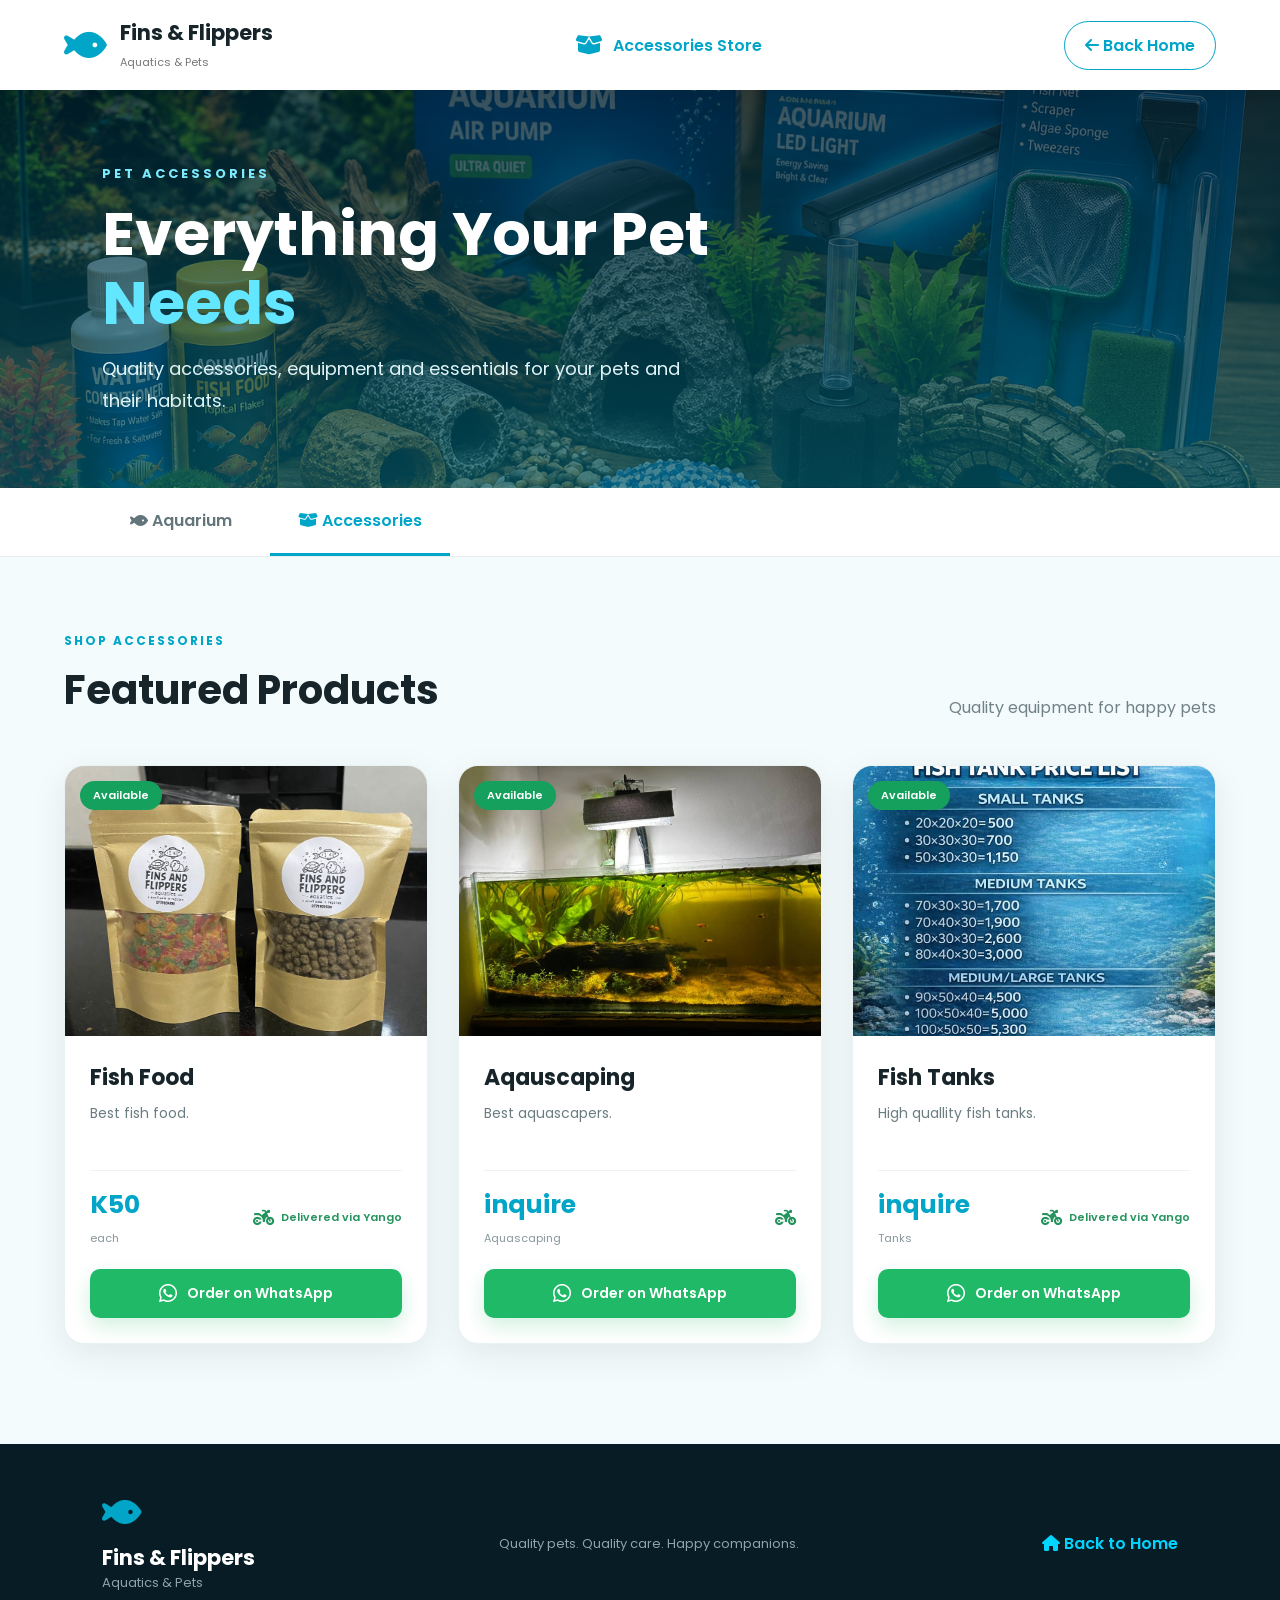
<file: accessories.html>
<!DOCTYPE html>
<html lang="en">

<head>

<meta charset="UTF-8">

<meta name="viewport"
content="width=device-width, initial-scale=1.0">

<title>Accessories | Fins & Flippers</title>

<link rel="preconnect" href="https://fonts.googleapis.com">

<link rel="preconnect"
href="https://fonts.gstatic.com"
crossorigin>

<link href="https://fonts.googleapis.com/css2?family=Poppins:wght@300;400;500;600;700;800&display=swap"
rel="stylesheet">

<link rel="stylesheet"
href="https://cdnjs.cloudflare.com/ajax/libs/font-awesome/6.7.2/css/all.min.css">

<link rel="stylesheet" href="shop.css">

</head>


<body>


<header class="store-header">

<div class="store-logo">

<a href="index.html">

<i class="fa-solid fa-fish"></i>

<div>

<h2>Fins & Flippers</h2>

<span>Aquatics & Pets</span>

</div>

</a>

</div>


<div class="store-title">

<i class="fa-solid fa-box-open"></i>

<span>Accessories Store</span>

</div>


<a href="index.html" class="back-home">

<i class="fa-solid fa-arrow-left"></i>

Back Home

</a>

</header>



<section class="shop-hero accessories-hero">

<div>

<span class="shop-label">
PET ACCESSORIES
</span>

<h1>
Everything Your Pet
<span>Needs</span>
</h1>

<p>
Quality accessories, equipment and essentials
for your pets and their habitats.
</p>

</div>

</section>



<div class="shop-navigation">

<a href="aquarium.html">

<i class="fa-solid fa-fish"></i>

Aquarium

</a>

<a href="accessories.html" class="active">

<i class="fa-solid fa-box-open"></i>

Accessories

</a>

</div>



<main class="products-container">

<div class="products-heading">

<div>

<span>SHOP ACCESSORIES</span>

<h2>Featured Products</h2>

</div>

<p>
Quality equipment for happy pets
</p>

</div>



<div class="product-grid">


<!-- ACCESSORY 1 -->

<div class="product-card">

<div class="product-image">

<img src="images/fish food.jpeg" alt="Aquarium Filter">

<span class="stock">
Available
</span>

</div>

<div class="product-info">

<h3>Fish Food</h3>

<p class="description">
Best fish food.
</p>

<div class="product-bottom">

<div>

<strong>K50</strong>

<span>each</span>

</div>

<div class="delivery">

<i class="fa-solid fa-motorcycle"></i>

Delivered via Yango

</div>

</div>

<a class="whatsapp-button"
href="https://wa.me/260779179303?text=Hello%20Fins%20%26%20Flippers%2C%20I%20am%20interested%20in%20the%20fish%20food."
target="_blank">

<i class="fa-brands fa-whatsapp"></i>

Order on WhatsApp

</a>

</div>

</div>



<!-- ACCESSORY 2 -->

<div class="product-card">

<div class="product-image">

<img src="images/tank.jpeg" alt="Aquarium Light">

<span class="stock">
Available
</span>

</div>

<div class="product-info">

<h3>Aqauscaping</h3>

<p class="description">
Best aquascapers.
</p>

<div class="product-bottom">

<div>

<strong>inquire</strong>

<span>Aquascaping</span>

</div>

<div class="delivery">

<i class="fa-solid fa-motorcycle"></i>


</div>

</div>

<a class="whatsapp-button"
href="https://wa.me/260779179303?text=Hello%20Fins%20%26%20Flippers%2C%20I%20am%20interested%20in%20your%20Aquascaping%20services."
target="_blank">

<i class="fa-brands fa-whatsapp"></i>

Order on WhatsApp

</a>

</div>

</div>



<!-- ACCESSORY 3 -->

<div class="product-card">

<div class="product-image">

<img src="images/tanks.jpeg" alt="Fish Food">

<span class="stock">
Available
</span>

</div>

<div class="product-info">

<h3>Fish Tanks</h3>

<p class="description">
High quallity fish tanks.
</p>

<div class="product-bottom">

<div>

<strong>inquire</strong>

<span>Tanks</span>

</div>

<div class="delivery">

<i class="fa-solid fa-motorcycle"></i>

Delivered via Yango

</div>

</div>

<a class="whatsapp-button"
href="https://wa.me/260779179303?text=Hello%20Fins%20%26%20Flippers%2C%20I%20am%20interested%20in%20the%20Fish%20tanks."
target="_blank">

<i class="fa-brands fa-whatsapp"></i>

Order on WhatsApp

</a>

</div>

</div>








</div>

</main>



<footer class="shop-footer">

<div>

<i class="fa-solid fa-fish"></i>

<h2>Fins & Flippers</h2>

<p>Aquatics & Pets</p>

</div>

<p>
Quality pets. Quality care. Happy companions.
</p>

<a href="index.html">

<i class="fa-solid fa-house"></i>

Back to Home

</a>

</footer>


</body>

</html>
</file>
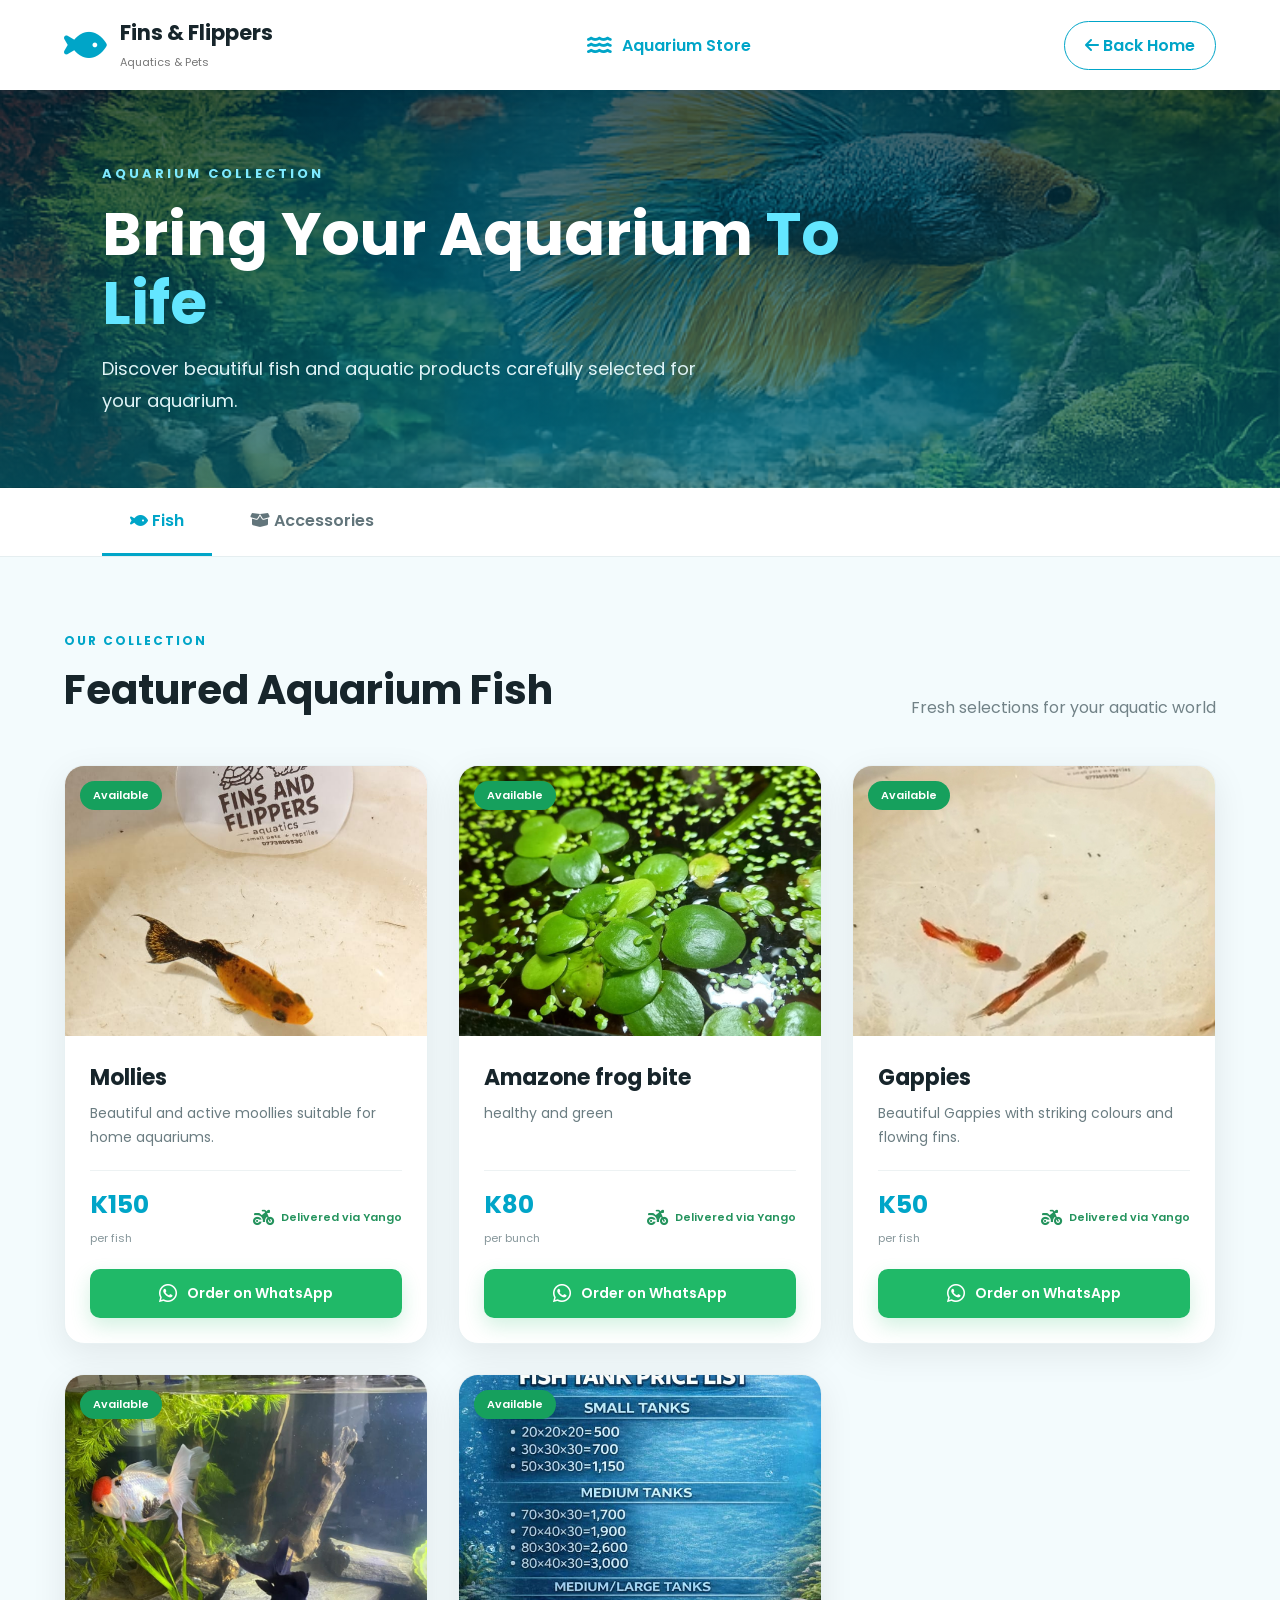
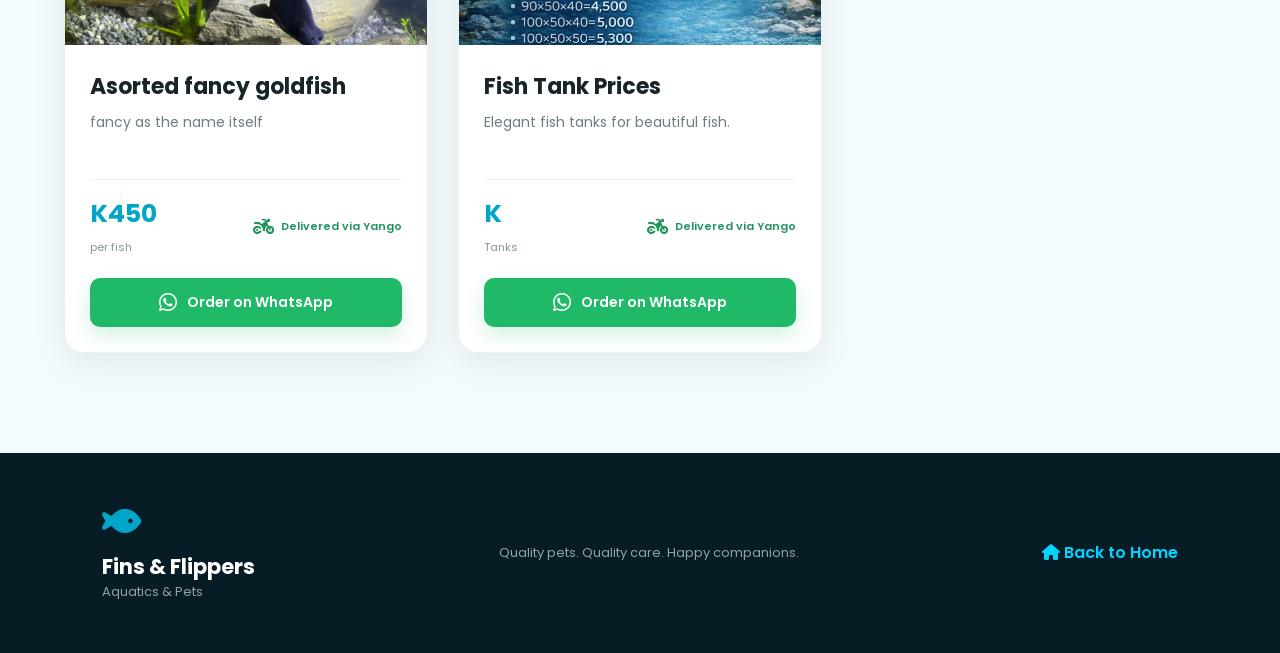
<file: aquarium.html>
<!DOCTYPE html>
<html lang="en">

<head>

<meta charset="UTF-8">

<meta name="viewport"
content="width=device-width, initial-scale=1.0">

<title>Aquarium | Fins & Flippers</title>

<link rel="preconnect" href="https://fonts.googleapis.com">

<link rel="preconnect"
href="https://fonts.gstatic.com"
crossorigin>

<link href="https://fonts.googleapis.com/css2?family=Poppins:wght@300;400;500;600;700;800&display=swap"
rel="stylesheet">

<link rel="stylesheet"
href="https://cdnjs.cloudflare.com/ajax/libs/font-awesome/6.7.2/css/all.min.css">

<link rel="stylesheet" href="shop.css">

</head>


<body>


<!-- ================= STORE HEADER ================= -->

<header class="store-header">

<div class="store-logo">

<a href="index.html">

<i class="fa-solid fa-fish"></i>

<div>

<h2>Fins & Flippers</h2>

<span>Aquatics & Pets</span>

</div>

</a>

</div>


<div class="store-title">

<i class="fa-solid fa-water"></i>

<span>Aquarium Store</span>

</div>


<a href="index.html" class="back-home">

<i class="fa-solid fa-arrow-left"></i>

Back Home

</a>

</header>



<!-- ================= STORE HERO ================= -->

<section class="shop-hero">

<div>

<span class="shop-label">
AQUARIUM COLLECTION
</span>

<h1>
Bring Your Aquarium
<span>To Life</span>
</h1>

<p>
Discover beautiful fish and aquatic products
carefully selected for your aquarium.
</p>

</div>

</section>



<!-- ================= SHOP NAVIGATION ================= -->

<div class="shop-navigation">

<a href="aquarium.html" class="active">
<i class="fa-solid fa-fish"></i>
Fish
</a>

<a href="accessories.html">
<i class="fa-solid fa-box-open"></i>
Accessories
</a>

</div>



<!-- ================= PRODUCTS ================= -->

<main class="products-container">

<div class="products-heading">

<div>

<span>OUR COLLECTION</span>

<h2>Featured Aquarium Fish</h2>

</div>

<p>
Fresh selections for your aquatic world
</p>

</div>


<div class="product-grid">


<!-- PRODUCT 1 -->

<div class="product-card">

<div class="product-image">

<img src="images/mollies.jpeg" alt="Mollies">

<span class="stock">
Available
</span>

</div>

<div class="product-info">

<h3>Mollies</h3>

<p class="description">
Beautiful and active moollies suitable
for home aquariums.
</p>

<div class="product-bottom">

<div>

<strong>K150</strong>

<span>per fish</span>

</div>

<div class="delivery">

<i class="fa-solid fa-motorcycle"></i>

Delivered via Yango

</div>

</div>


<a class="whatsapp-button"
href="https://wa.me/260779179303?text=Hello%20Fins%20%26%20Flippers%2C%20I%20am%20interested%20in%20the%20Mollies."
target="_blank">

<i class="fa-brands fa-whatsapp"></i>

Order on WhatsApp

</a>

</div>

</div>



<!-- PRODUCT 2 -->

<div class="product-card">

<div class="product-image">

<img src="images/frog bite.jpeg" alt="frog bite">

<span class="stock">
Available
</span>

</div>

<div class="product-info">

<h3>Amazone frog bite</h3>

<p class="description">
healthy and green
</p>

<div class="product-bottom">

<div>

<strong>K80</strong>

<span>per bunch</span>

</div>

<div class="delivery">

<i class="fa-solid fa-motorcycle"></i>

Delivered via Yango

</div>

</div>


<a class="whatsapp-button"
href="https://wa.me/260779179303?text=Hello%20Fins%20%26%20Flippers%2C%20I%20am%20interested%20in%20the%20Amazon%20Frog%20Bite."
target="_blank">

<i class="fa-brands fa-whatsapp"></i>

Order on WhatsApp

</a>

</div>

</div>



<!-- PRODUCT 3 -->

<div class="product-card">

<div class="product-image">

<img src="images/gappies.jpeg" alt="Gappies">

<span class="stock">
Available
</span>

</div>

<div class="product-info">

<h3>Gappies</h3>

<p class="description">
Beautiful Gappies with striking
colours and flowing fins.
</p>

<div class="product-bottom">

<div>

<strong>K50</strong>

<span>per fish</span>

</div>

<div class="delivery">

<i class="fa-solid fa-motorcycle"></i>

Delivered via Yango

</div>

</div>


<a class="whatsapp-button"
href="https://wa.me/260779179303?text=Hello%20Fins%20%26%20Flippers%2C%20I%20am%20interested%20in%20the%20Gappies."
target="_blank">

<i class="fa-brands fa-whatsapp"></i>

Order on WhatsApp

</a>

</div>

</div>



<!-- PRODUCT 4 -->

<div class="product-card">

<div class="product-image">

<img src="images/fancy.jpeg" alt="Asorted fancy Goldfish">

<span class="stock">
Available
</span>

</div>

<div class="product-info">

<h3>Asorted fancy goldfish</h3>

<p class="description">
fancy as the name itself
</p>

<div class="product-bottom">

<div>

<strong>K450</strong>

<span>per fish</span>

</div>

<div class="delivery">

<i class="fa-solid fa-motorcycle"></i>

Delivered via Yango

</div>

</div>


<a class="whatsapp-button"
href="https://wa.me/260779179303?text=Hello%20Fins%20%26%20Flippers%2C%20I%20am%20interested%20in%20the%20Asorted%20Fancy%20Goldfish."
target="_blank">

<i class="fa-brands fa-whatsapp"></i>

Order on WhatsApp

</a>

</div>

</div>



<!-- PRODUCT 5 -->

<div class="product-card">

<div class="product-image">

<img src="images/tanks.jpeg" alt="fish tank prices">

<span class="stock">
Available
</span>

</div>

<div class="product-info">

<h3>Fish Tank Prices</h3>

<p class="description">
Elegant fish tanks for
beautiful fish.
</p>

<div class="product-bottom">

<div>

<strong>K</strong>

<span>Tanks</span>

</div>

<div class="delivery">

<i class="fa-solid fa-motorcycle"></i>

Delivered via Yango

</div>

</div>


<a class="whatsapp-button"
href="https://wa.me/260779179303?text=Hello%20Fins%20%26%20Flippers%2C%20I%20am%20interested%20in%20the%20Fish%20Tanks."
target="_blank">

<i class="fa-brands fa-whatsapp"></i>

Order on WhatsApp

</a>

</div>

</div>


</div>

</main>



<!-- ================= STORE FOOTER ================= -->

<footer class="shop-footer">

<div>

<i class="fa-solid fa-fish"></i>

<h2>Fins & Flippers</h2>

<p>Aquatics & Pets</p>

</div>

<p>
Quality pets. Quality care. Happy companions.
</p>

<a href="index.html">

<i class="fa-solid fa-house"></i>

Back to Home

</a>

</footer>


</body>

</html>
</file>
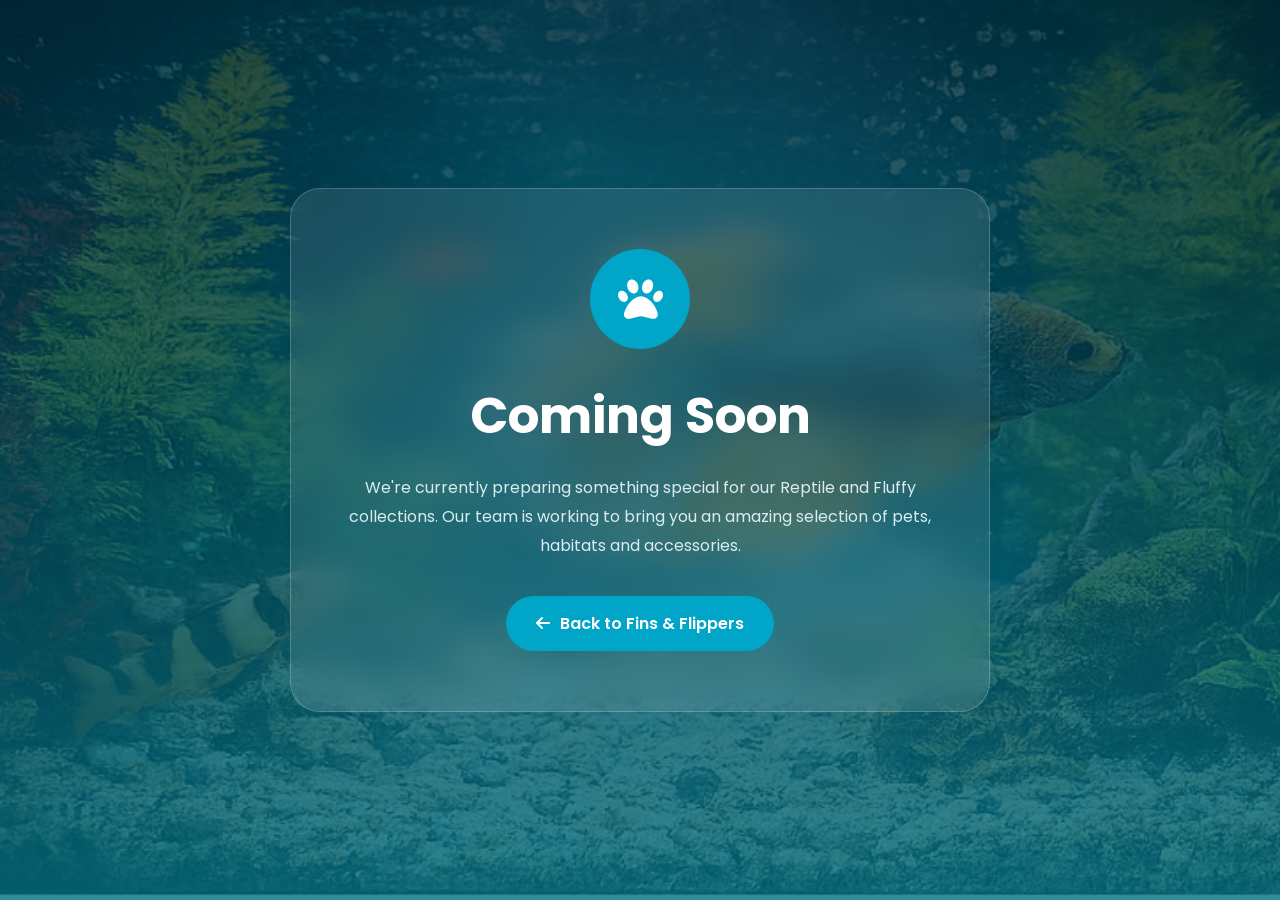
<file: coming-soon.html>
<!DOCTYPE html>
<html lang="en">

<head>

<meta charset="UTF-8">

<meta name="viewport"
content="width=device-width, initial-scale=1.0">

<title>Coming Soon | Fins & Flippers</title>

<link rel="preconnect" href="https://fonts.googleapis.com">

<link rel="preconnect"
href="https://fonts.gstatic.com"
crossorigin>

<link href="https://fonts.googleapis.com/css2?family=Poppins:wght@300;400;500;600;700;800&display=swap"
rel="stylesheet">

<link rel="stylesheet"
href="https://cdnjs.cloudflare.com/ajax/libs/font-awesome/6.7.2/css/all.min.css">

<style>

*{
    margin:0;
    padding:0;
    box-sizing:border-box;
}

body{

    font-family:Poppins,sans-serif;

    min-height:100vh;

    background:

    linear-gradient(
        rgba(0,35,50,.8),
        rgba(0,110,130,.8)
    ),

    url("images/aquatic.png");

    background-size:cover;

    background-position:center;

    display:flex;

    align-items:center;

    justify-content:center;

    color:white;

    text-align:center;

}

.container{

    width:90%;

    max-width:700px;

    padding:60px 30px;

    background:rgba(255,255,255,.1);

    backdrop-filter:blur(15px);

    border:1px solid rgba(255,255,255,.2);

    border-radius:30px;

}

.icon{

    width:100px;

    height:100px;

    border-radius:50%;

    background:#00A5C8;

    margin:0 auto 30px;

    display:flex;

    justify-content:center;

    align-items:center;

    font-size:45px;

}

h1{

    font-size:50px;

    margin-bottom:20px;
}

p{

    color:#d9edf1;

    line-height:1.8;

    margin-bottom:35px;
}

.home{

    display:inline-flex;

    align-items:center;

    gap:10px;

    padding:15px 30px;

    border-radius:50px;

    background:#00A5C8;

    color:white;

    text-decoration:none;

    font-weight:600;

    transition:.3s;
}

.home:hover{

    background:#0085a1;

    transform:translateY(-3px);
}

</style>

</head>


<body>


<div class="container">

<div class="icon">

<i class="fa-solid fa-paw"></i>

</div>

<h1>Coming Soon</h1>

<p>
We're currently preparing something special for our
Reptile and Fluffy collections.

Our team is working to bring you an amazing selection
of pets, habitats and accessories.
</p>

<a href="index.html" class="home">

<i class="fa-solid fa-arrow-left"></i>

Back to Fins & Flippers

</a>

</div>


</body>

</html>
</file>
<file: shop.css>
*{
    margin:0;
    padding:0;
    box-sizing:border-box;
}

body{

    font-family:Poppins,sans-serif;

    background:#f3fbfd;

    color:#17252b;

    overflow-x:hidden;
}

a{
    text-decoration:none;
}


/* =========================================
   STORE HEADER
========================================= */

.store-header{

    height:90px;

    width:100%;

    background:white;

    display:flex;

    align-items:center;

    justify-content:space-between;

    padding:0 5%;

    position:sticky;

    top:0;

    z-index:100;

    box-shadow:
    0 5px 25px rgba(0,0,0,.08);
}

.store-logo a{

    display:flex;

    align-items:center;

    gap:13px;

    color:#17252b;
}

.store-logo i{

    font-size:38px;

    color:#00A5C8;
}

.store-logo h2{

    font-size:21px;
}

.store-logo span{

    font-size:11px;

    color:#777;
}

.store-title{

    display:flex;

    align-items:center;

    gap:10px;

    color:#00A5C8;

    font-weight:600;
}

.store-title i{

    font-size:22px;
}

.back-home{

    padding:11px 20px;

    border-radius:30px;

    border:1px solid #00A5C8;

    color:#00A5C8;

    font-weight:600;

    transition:.3s;
}

.back-home:hover{

    background:#00A5C8;

    color:white;
}


/* =========================================
   SHOP HERO
========================================= */

.shop-hero{

    min-height:390px;

    display:flex;

    align-items:center;

    padding:70px 8%;

    color:white;

    background:

    linear-gradient(
        rgba(0,35,50,.72),
        rgba(0,100,120,.65)
    ),

    url("images/aquatic.png");

    background-size:cover;

    background-position:center;
}

.accessories-hero{

    background:

    linear-gradient(
        rgba(0,35,50,.72),
        rgba(0,100,120,.65)
    ),

    url("images/accessories.png");

    background-size:cover;

    background-position:center;
}

.shop-label{

    color:#7eeaff;

    font-size:13px;

    font-weight:700;

    letter-spacing:3px;
}

.shop-hero h1{

    font-size:60px;

    line-height:1.15;

    max-width:750px;

    margin:15px 0;
}

.shop-hero h1 span{

    color:#63e6ff;
}

.shop-hero p{

    max-width:600px;

    color:#e0f4f7;

    font-size:18px;

    line-height:1.8;
}


/* =========================================
   SHOP NAVIGATION
========================================= */

.shop-navigation{

    width:100%;

    background:white;

    padding:0 8%;

    display:flex;

    gap:10px;

    border-bottom:1px solid #e5eef0;
}

.shop-navigation a{

    padding:20px 28px;

    color:#62757b;

    font-weight:600;

    border-bottom:3px solid transparent;

    transition:.3s;
}

.shop-navigation a:hover{

    color:#00A5C8;
}

.shop-navigation a.active{

    color:#00A5C8;

    border-bottom-color:#00A5C8;
}


/* =========================================
   PRODUCTS
========================================= */

.products-container{

    width:100%;

    padding:70px 5% 100px;
}

.products-heading{

    max-width:1500px;

    margin:0 auto 45px;

    display:flex;

    justify-content:space-between;

    align-items:end;
}

.products-heading span{

    font-size:12px;

    letter-spacing:2px;

    color:#00A5C8;

    font-weight:700;
}

.products-heading h2{

    font-size:40px;

    margin-top:8px;
}

.products-heading p{

    color:#718287;
}


/* =========================================
   PRODUCT GRID
========================================= */

.product-grid{

    width:100%;

    max-width:1600px;

    margin:auto;

    display:grid;

    grid-template-columns:
    repeat(auto-fit,minmax(280px,1fr));

    gap:30px;
}


/* =========================================
   PRODUCT CARD
========================================= */

.product-card{

    background:white;

    border-radius:20px;

    overflow:hidden;

    box-shadow:
    0 10px 35px rgba(0,0,0,.08);

    transition:.35s;

    border:1px solid #e8f1f3;
}

.product-card:hover{

    transform:translateY(-8px);

    box-shadow:
    0 25px 50px rgba(0,165,200,.16);
}


/* =========================================
   PRODUCT IMAGE
========================================= */

.product-image{

    height:270px;

    position:relative;

    overflow:hidden;

    background:#e8f8fb;
}

.product-image img{

    width:100%;

    height:100%;

    object-fit:cover;

    transition:.5s;
}

.product-card:hover .product-image img{

    transform:scale(1.08);
}

.stock{

    position:absolute;

    top:15px;

    left:15px;

    background:#16a05d;

    color:white;

    padding:6px 13px;

    border-radius:30px;

    font-size:11px;

    font-weight:600;
}


/* =========================================
   PRODUCT INFO
========================================= */

.product-info{

    padding:25px;
}

.product-info h3{

    font-size:22px;

    margin-bottom:8px;
}

.description{

    color:#6b7d82;

    font-size:14px;

    line-height:1.7;

    min-height:48px;

    margin-bottom:20px;
}


/* =========================================
   PRODUCT BOTTOM
========================================= */

.product-bottom{

    display:flex;

    justify-content:space-between;

    align-items:center;

    gap:15px;

    margin-bottom:20px;

    padding-top:15px;

    border-top:1px solid #edf2f3;
}

.product-bottom strong{

    display:block;

    font-size:25px;

    color:#00A5C8;
}

.product-bottom span{

    color:#87979b;

    font-size:11px;
}

.delivery{

    display:flex;

    align-items:center;

    gap:7px;

    color:#24935d;

    font-size:11px;

    font-weight:600;

    text-align:right;
}

.delivery i{

    font-size:17px;
}


/* =========================================
   WHATSAPP BUTTON
========================================= */

.whatsapp-button{

    width:100%;

    display:flex;

    justify-content:center;

    align-items:center;

    gap:10px;

    background:#20b968;

    color:white;

    padding:14px 20px;

    border-radius:10px;

    font-size:14px;

    font-weight:600;

    transition:.3s;

    box-shadow:
    0 8px 20px rgba(32,185,104,.2);
}

.whatsapp-button:hover{

    background:#159452;

    transform:translateY(-2px);

    box-shadow:
    0 12px 25px rgba(32,185,104,.3);
}

.whatsapp-button i{

    font-size:21px;
}


/* =========================================
   FOOTER
========================================= */

.shop-footer{

    background:#071c25;

    color:white;

    min-height:200px;

    padding:50px 8%;

    display:flex;

    justify-content:space-between;

    align-items:center;

    gap:30px;
}

.shop-footer > div i{

    font-size:35px;

    color:#00A5C8;
}

.shop-footer h2{

    margin-top:10px;

    font-size:21px;
}

.shop-footer p{

    color:#8ca4aa;

    font-size:13px;
}

.shop-footer > a{

    color:#00d4ff;

    font-weight:600;
}


/* =========================================
   TABLET
========================================= */

@media(max-width:900px){

    .store-title{

        display:none;
    }

    .shop-hero h1{

        font-size:45px;
    }

    .products-heading{

        align-items:flex-start;

        flex-direction:column;

        gap:10px;
    }

    .shop-footer{

        flex-direction:column;

        text-align:center;
    }

}


/* =========================================
   MOBILE
========================================= */

@media(max-width:600px){

    .store-header{

        height:75px;

        padding:0 4%;
    }

    .store-logo i{

        font-size:28px;
    }

    .store-logo h2{

        font-size:16px;
    }

    .store-logo span{

        font-size:9px;
    }

    .back-home{

        padding:8px 12px;

        font-size:11px;
    }

    .shop-hero{

        min-height:350px;

        padding:50px 7%;
    }

    .shop-hero h1{

        font-size:37px;
    }

    .shop-hero p{

        font-size:15px;
    }

    .shop-navigation{

        padding:0 4%;
    }

    .shop-navigation a{

        padding:17px 15px;

        font-size:13px;
    }

    .products-container{

        padding:50px 4%;
    }

    .products-heading h2{

        font-size:30px;
    }

    .product-grid{

        grid-template-columns:1fr;

    }

    .product-image{

        height:260px;
    }

}
</file>
